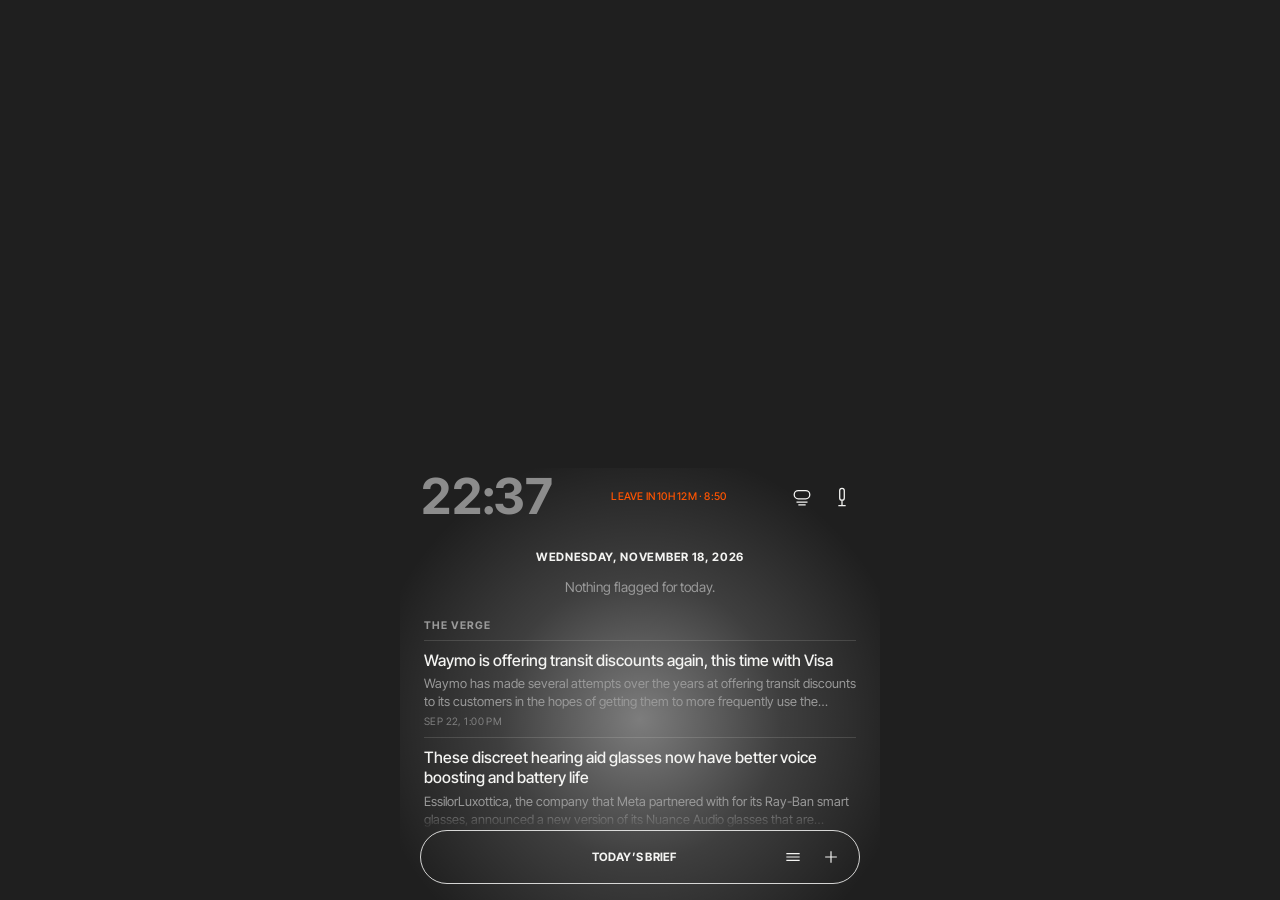
<file: index.html>
<!DOCTYPE html>
<html lang="en">
<head>
<meta charset="UTF-8">
<meta name="viewport" content="width=device-width, initial-scale=1, viewport-fit=cover">
<title>Morning Brief</title>
<meta name="description" content="Daily morning brief and tech news library.">
<meta name="theme-color" content="#1f1f1f">
<link rel="icon" href="data:,">
<link rel="preconnect" href="https://fonts.googleapis.com">
<link rel="preconnect" href="https://fonts.gstatic.com" crossorigin>
<link rel="stylesheet" href="https://fonts.googleapis.com/css2?family=Inter+Tight:wght@400;500;700&display=swap">
<link rel="stylesheet" href="assets/css/style.css">
</head>
<body>
<div class="app">
  <!-- Upper part of the split: intentionally covered. -->
  <div class="cover" aria-hidden="true"></div>

  <section class="panel">
    <header class="status-row">
      <time class="clock" id="clock" aria-live="off">--:--</time>
      <div class="status-area" aria-live="polite">
        <span id="weather-chip"></span>
        <span id="countdown-chip"></span>
      </div>
      <div class="status-icons">
        <button id="radio-toggle" class="icon-btn" type="button" aria-label="Play radioeins livestream" aria-pressed="false">
          <svg viewBox="0 0 24 24" width="22" height="22" fill="none" stroke="currentColor" stroke-width="1.4" aria-hidden="true">
            <rect x="3.5" y="5" width="17" height="9" rx="4.5"/>
            <path d="M6 17.5h12M8 20.5h8"/>
          </svg>
        </button>
        <button id="voice-toggle" class="icon-btn" type="button" aria-label="Voice command" aria-pressed="false">
          <svg viewBox="0 0 24 24" width="22" height="22" fill="none" stroke="currentColor" stroke-width="1.4" aria-hidden="true">
            <rect x="9.5" y="2.5" width="5" height="13" rx="2.5"/>
            <path d="M12 15.5v6M8 21.5h8"/>
          </svg>
        </button>
      </div>
      <audio id="radio-audio" preload="none"></audio>
    </header>

    <div class="glow" aria-hidden="true"></div>

    <main class="feedback" id="main">
      <p class="voice-hint" id="voice-hint" hidden></p>

      <section id="view-today" class="view" data-view-panel="today">
        <div id="today-content" class="day-content">
          <p class="loading">Loading today&rsquo;s brief&hellip;</p>
        </div>
      </section>

      <section id="view-library" class="view" data-view-panel="library" hidden>
        <ul class="library-days" id="library-days" aria-label="Past briefings">
          <li class="loading">Loading library&hellip;</li>
        </ul>
        <div class="library-detail" id="library-detail"></div>
      </section>
    </main>

    <nav class="actions" aria-label="Main actions">
      <span class="actions-label" id="actions-label">Today&rsquo;s brief</span>
      <button class="icon-btn" type="button" data-view="library" aria-label="Library">
        <svg viewBox="0 0 24 24" width="20" height="20" fill="none" stroke="currentColor" stroke-width="1.4" aria-hidden="true">
          <path d="M4 8h16M4 12h16M4 16h16"/>
        </svg>
      </button>
      <button class="icon-btn" type="button" data-view="today" aria-label="Today">
        <svg viewBox="0 0 24 24" width="20" height="20" fill="none" stroke="currentColor" stroke-width="1.4" aria-hidden="true">
          <path d="M12 5v14M5 12h14"/>
        </svg>
      </button>
    </nav>
  </section>
</div>

<template id="day-template">
  <div class="day">
    <p class="brief-date" data-slot="date"></p>
    <div class="brief-block" data-slot="brief"></div>
    <div class="news-columns" data-slot="news"></div>
  </div>
</template>

<template id="news-source-template">
  <div class="news-source">
    <h3 class="news-source-title"></h3>
    <ul class="news-items"></ul>
  </div>
</template>

<template id="news-item-template">
  <li class="news-item">
    <a class="news-item-title" target="_blank" rel="noopener"></a>
    <p class="news-item-summary"></p>
    <span class="news-item-meta"></span>
  </li>
</template>

<script src="assets/js/app.js"></script>
</body>
</html>
</file>
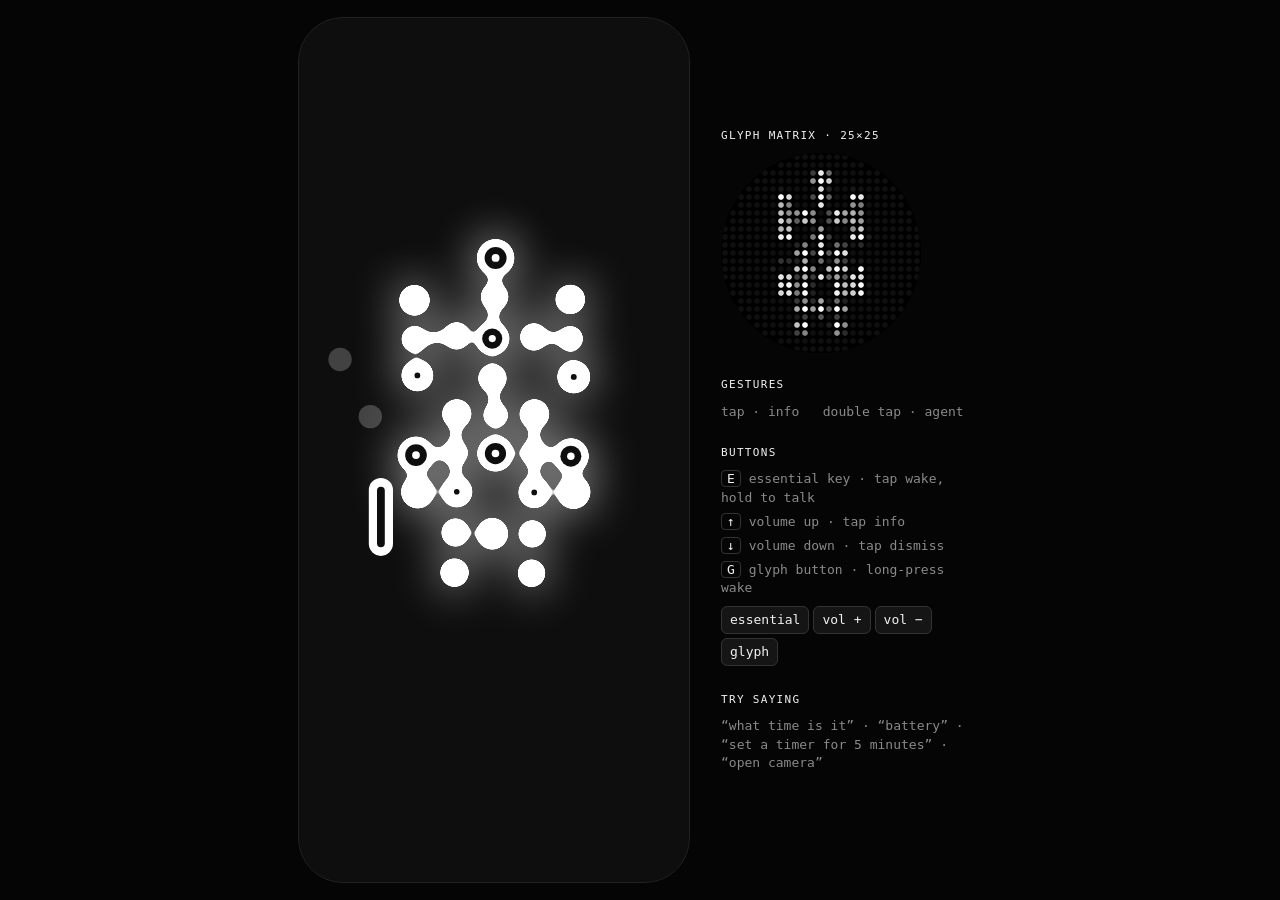
<file: nothing-os/prototype/index.html>
<!doctype html>
<html lang="en">
<head>
<meta charset="utf-8">
<meta name="viewport" content="width=device-width, initial-scale=1, viewport-fit=cover">
<title>Agent OS prototype</title>
<style>
  :root { --bg: #0e0e0e; --fg: #f2f2f2; --dim: #8a8a8a; --red: #d71921; }
  * { box-sizing: border-box; }
  html, body { margin: 0; height: 100%; background: #050505; color: var(--fg);
    font: 13px/1.4 ui-monospace, "SF Mono", Menlo, Consolas, monospace; }
  body { display: flex; gap: 32px; align-items: center; justify-content: center; padding: 16px; flex-wrap: wrap; }

  .phone { position: relative; width: min(390px, 100vw - 32px); aspect-ratio: 1080 / 2392;
    background: var(--bg); border-radius: 44px; overflow: hidden; outline: 1px solid #222;
    user-select: none; -webkit-user-select: none; touch-action: manipulation; cursor: pointer; }
  .orb { position: absolute; inset: 6% 0 14% 0; transition: transform .6s cubic-bezier(.2,.8,.2,1); }
  .orb canvas { position: absolute; inset: 0; width: 100%; height: 100%; }
  .goo { filter: url(#goo); }
  .glow { filter: blur(var(--glow-blur, 18px)); }
  .phone.mode-info .orb { transform: translateY(-34%) scale(.34); }
  .phone.mode-listening .orb, .phone.mode-thinking .orb, .phone.mode-speaking .orb { transform: translateY(-6%) scale(1.04); }

  .caption { position: absolute; left: 24px; right: 24px; bottom: 7%; text-align: center;
    color: var(--dim); letter-spacing: .04em; min-height: 3em; transition: opacity .3s; }
  .caption .heard { color: var(--fg); }
  .rec { display: inline-block; width: 7px; height: 7px; border-radius: 50%; background: var(--red);
    margin-right: 8px; vertical-align: 1px; animation: blink 1s steps(2) infinite; }
  @keyframes blink { 50% { opacity: .2; } }

  .info { position: absolute; left: 28px; right: 28px; top: 34%; opacity: 0; transform: translateY(12px);
    transition: opacity .4s .15s, transform .4s .15s; pointer-events: none; }
  .phone.mode-info .info { opacity: 1; transform: none; }
  .info .time { font-size: 72px; line-height: 1; letter-spacing: -.02em; font-weight: 300; }
  .info .date { color: var(--dim); text-transform: lowercase; margin: 8px 0 28px; letter-spacing: .08em; }
  .info .row { display: flex; justify-content: space-between; padding: 10px 0; border-top: 1px solid #222;
    text-transform: lowercase; letter-spacing: .06em; }
  .info .row span:first-child { color: var(--dim); }

  .toast { position: absolute; top: 18px; left: 0; right: 0; text-align: center; color: var(--dim);
    font-size: 11px; opacity: 0; transition: opacity .3s; }
  .toast.show { opacity: 1; }

  aside { width: 260px; color: var(--dim); }
  aside h2 { font-size: 11px; font-weight: 400; letter-spacing: .12em; text-transform: uppercase; color: var(--fg); margin: 24px 0 10px; }
  aside h2:first-child { margin-top: 0; }
  #matrix { width: 200px; height: 200px; display: block; background: #000; border-radius: 50%; }
  kbd { border: 1px solid #333; border-radius: 4px; padding: 0 5px; color: var(--fg); font: inherit; }
  .keys div { margin: 6px 0; }
  .keys button { font: inherit; color: var(--fg); background: #151515; border: 1px solid #333; border-radius: 6px;
    padding: 4px 8px; cursor: pointer; margin: 2px 4px 2px 0; }
  @media (max-width: 720px) { aside { width: 100%; } }
</style>
</head>
<body>
<svg width="0" height="0" style="position:absolute" aria-hidden="true">
  <filter id="goo" color-interpolation-filters="sRGB">
    <feGaussianBlur id="gooBlur" stdDeviation="5"/>
    <feColorMatrix values="1 0 0 0 0  0 1 0 0 0  0 0 1 0 0  0 0 0 24 -11.95"/>
  </filter>
</svg>

<div class="phone" id="phone">
  <div class="toast" id="toast"></div>
  <div class="orb" id="orb">
    <canvas class="glow" id="glow"></canvas>
    <canvas class="goo" id="core"></canvas>
    <canvas id="details"></canvas>
  </div>
  <div class="info" id="info">
    <div class="time" id="infoTime"></div>
    <div class="date" id="infoDate"></div>
    <div class="row"><span>battery</span><span id="infoBattery">—</span></div>
    <div class="row"><span>next alarm</span><span>07:30</span></div>
    <div class="row"><span>agent</span><span>double tap to talk</span></div>
  </div>
  <div class="caption" id="caption"></div>
</div>

<aside>
  <h2>Glyph Matrix · 25×25</h2>
  <canvas id="matrix" width="400" height="400"></canvas>
  <h2>Gestures</h2>
  <div>tap · info &nbsp; double tap · agent</div>
  <h2>Buttons</h2>
  <div class="keys">
    <div><kbd>E</kbd> essential key · tap wake, hold to talk</div>
    <div><kbd>↑</kbd> volume up · tap info</div>
    <div><kbd>↓</kbd> volume down · tap dismiss</div>
    <div><kbd>G</kbd> glyph button · long-press wake</div>
    <div>
      <button data-key="e">essential</button><button data-key="ArrowUp">vol +</button><button data-key="ArrowDown">vol −</button><button data-key="g">glyph</button>
    </div>
  </div>
  <h2>Try saying</h2>
  <div>“what time is it” · “battery” · “set a timer for 5 minutes” · “open camera”</div>
</aside>

<script src="agent.js"></script>
<script>
'use strict';
const model = new AgentModel();
const phone = document.getElementById('phone');
const orbEl = document.getElementById('orb');
const layers = Object.fromEntries(['glow', 'core', 'details']
  .map(id => [id, document.getElementById(id)]));
const BG = '#0e0e0e';

const state = { mode: 'idle', level: 0, targetLevel: 0, heard: '', reply: '' };
let infoTimer = 0;

// ---------- rendering ----------
let unit = 1, dpr = 1;
function resize() {
  dpr = Math.min(2, window.devicePixelRatio || 1);
  const w = orbEl.clientWidth, h = orbEl.clientHeight;
  for (const c of Object.values(layers)) { c.width = w * dpr; c.height = h * dpr; }
  unit = Math.min(w / 10, h / 14) * dpr;
  // CSS filters work in CSS px, so convert the blur back.
  document.getElementById('gooBlur').setAttribute('stdDeviation', (unit * 0.12 / dpr).toFixed(2));
  orbEl.style.setProperty('--glow-blur', (unit * 0.55 / dpr).toFixed(1) + 'px');
}
window.addEventListener('resize', resize);

function px(c, x, y) { return [c.width / 2 + x * unit, c.height / 2 + y * unit]; }
function circle(ctx, x, y, r) { ctx.beginPath(); ctx.arc(x, y, Math.max(0, r), 0, TAU); ctx.fill(); }
function pillPath(ctx, cx, cy, w, h) { ctx.beginPath(); ctx.roundRect(cx - w / 2, cy - h / 2, w, h, Math.min(w, h) / 2); }

function drawCore(c, t, s, grow = 1) {
  const ctx = c.getContext('2d');
  ctx.clearRect(0, 0, c.width, c.height);
  ctx.fillStyle = ctx.strokeStyle = '#fff';
  ctx.lineCap = 'round';
  for (const l of model.links) {
    const sc = (model.cellScale(l.a, t, s) + model.cellScale(l.b, t, s)) / 2;
    ctx.lineWidth = l.width * sc * grow * unit;
    ctx.beginPath();
    ctx.moveTo(...px(c, model.cellX(l.a, t, s), model.cellY(l.a, t, s)));
    ctx.lineTo(...px(c, model.cellX(l.b, t, s), model.cellY(l.b, t, s)));
    ctx.stroke();
  }
  for (let i = 0; i < model.cells.length; i++) {
    const [x, y] = px(c, model.cellX(i, t, s), model.cellY(i, t, s));
    circle(ctx, x, y, model.cells[i].r * model.cellScale(i, t, s) * grow * unit);
  }
}

function drawDetails(c, t, s) {
  const ctx = c.getContext('2d');
  ctx.clearRect(0, 0, c.width, c.height);
  for (let i = 0; i < model.cells.length; i++) {
    const cell = model.cells[i];
    const r = cell.r * model.cellScale(i, t, s) * unit;
    const [x, y] = px(c, model.cellX(i, t, s), model.cellY(i, t, s));
    if (cell.kind === 'ring') {
      ctx.fillStyle = BG; circle(ctx, x, y, r * 0.56);
      ctx.fillStyle = '#fff'; circle(ctx, x, y, r * 0.2);
    } else if (cell.pip) { ctx.fillStyle = BG; circle(ctx, x, y, r * 0.17); }
  }
  ctx.fillStyle = 'rgba(255,255,255,.22)';
  for (const b of model.bubbles) {
    if (!b.grey) continue;
    const [x, y] = px(c, model.bubbleX(b, t, s), model.bubbleY(b, t, s));
    circle(ctx, x, y, 0.3 * unit);
  }
  const sp = model.spread(s);
  for (const p of model.pills) {
    if (!p.bright) continue;
    const [x, y] = px(c, p.x * sp, p.y * sp);
    const w = 0.62 * unit, len = p.length * unit, sw = 0.2 * unit, sl = (p.length - 0.45) * unit;
    ctx.fillStyle = '#fff'; pillPath(ctx, x, y, p.vertical ? w : len, p.vertical ? len : w); ctx.fill();
    ctx.fillStyle = BG; pillPath(ctx, x, y, p.vertical ? sw : sl, p.vertical ? sl : sw); ctx.fill();
  }
}

const matrixCanvas = document.getElementById('matrix');
function drawMatrix(t, s) {
  const ctx = matrixCanvas.getContext('2d');
  const n = MATRIX, cell = matrixCanvas.width / n;
  const frame = renderMatrixFrame(model, t, s, performance.now());
  ctx.fillStyle = '#000'; ctx.fillRect(0, 0, matrixCanvas.width, matrixCanvas.height);
  for (let i = 0; i < frame.length; i++) {
    const row = Math.floor(i / n), col = i % n, half = (n - 1) / 2;
    if ((col - half) ** 2 + (row - half) ** 2 > (half + 0.5) ** 2) continue;
    const v = frame[i] / 255;
    ctx.fillStyle = `rgba(255,255,255,${0.06 + 0.94 * v})`;
    ctx.beginPath(); ctx.arc((col + .5) * cell, (row + .5) * cell, cell * 0.36, 0, TAU); ctx.fill();
  }
}

const t0 = performance.now();
let lastMatrix = 0;
function frame(now) {
  const t = (now - t0) / 1000;
  state.level += (state.targetLevel - state.level) * 0.2;
  const s = { mode: state.mode, level: state.level };
  layers.glow.style.opacity = model.glow(s);
  drawCore(layers.glow, t, s, 1.25);
  drawCore(layers.core, t, s);
  drawDetails(layers.details, t, s);
  if (now - lastMatrix > 66) { drawMatrix(t, s); lastMatrix = now; } // ~15 fps, like the device
  requestAnimationFrame(frame);
}

// ---------- state ----------
const caption = document.getElementById('caption');
function setMode(mode) {
  state.mode = mode;
  phone.className = 'phone mode-' + mode;
  clearTimeout(infoTimer);
  matrixFeed.clock = mode === 'info' ? new Date().toTimeString().slice(0, 5) : null;
  if (mode === 'info') { updateInfo(); infoTimer = setTimeout(() => setMode('idle'), 10000); }
  if (mode !== 'listening') state.targetLevel = 0;
  renderCaption();
}
function renderCaption() {
  const esc = s => s.replace(/[&<>]/g, ch => ({ '&': '&amp;', '<': '&lt;', '>': '&gt;' })[ch]);
  caption.innerHTML = {
    idle: '',
    info: '',
    listening: `<span class="rec"></span>${state.heard ? `<span class="heard">${esc(state.heard)}</span>` : 'listening'}`,
    thinking: `<span class="heard">${esc(state.heard)}</span>`,
    speaking: esc(state.reply),
  }[state.mode];
}

function updateInfo() {
  const d = new Date();
  document.getElementById('infoTime').textContent = d.toTimeString().slice(0, 5);
  document.getElementById('infoDate').textContent =
    d.toLocaleDateString('en-GB', { weekday: 'short', day: '2-digit', month: 'short' });
  if (navigator.getBattery) navigator.getBattery().then(b => {
    document.getElementById('infoBattery').textContent = Math.round(b.level * 100) + '%' + (b.charging ? ' · charging' : '');
  });
}
setInterval(() => state.mode === 'info' && updateInfo(), 1000);

const toastEl = document.getElementById('toast');
let toastTimer = 0;
function toast(msg) {
  toastEl.textContent = msg; toastEl.classList.add('show');
  clearTimeout(toastTimer); toastTimer = setTimeout(() => toastEl.classList.remove('show'), 1600);
}

// ---------- voice ----------
const SR = window.SpeechRecognition || window.webkitSpeechRecognition;
let recognizer = null, simTimer = 0, levelTimer = 0;

function wake() {
  if (state.mode === 'listening') return;
  state.heard = ''; state.reply = '';
  matrixFeed.message = null;
  setMode('listening');
  startMicLevel();
  if (SR) {
    recognizer = new SR();
    recognizer.interimResults = true; recognizer.lang = 'en-GB';
    recognizer.onresult = e => {
      state.heard = [...e.results].map(r => r[0].transcript).join('');
      renderCaption();
      if (e.results[e.results.length - 1].isFinal) finish();
    };
    recognizer.onaudiostart = () => clearTimeout(simTimer);
    recognizer.onerror = () => { if (!state.heard) simulate(); };
    recognizer.onend = () => { if (state.mode === 'listening') state.heard ? finish() : simulate(); };
    try { recognizer.start(); } catch { simulate(); }
    // Some browsers accept start() and then never hear anything (no mic, headless): fall back.
    simTimer = setTimeout(() => { if (!state.heard) { stopListening(); simulate(); } }, 2500);
  } else simulate();
}

// No mic / no speech API (e.g. desktop Firefox): fake a short utterance so the flow is visible.
function simulate() {
  clearTimeout(simTimer);
  const phrase = 'what time is it';
  let i = 0;
  const tick = () => {
    if (state.mode !== 'listening') return;
    state.targetLevel = 0.4 + 0.5 * Math.random();
    state.heard = phrase.slice(0, i += 2); renderCaption();
    simTimer = setTimeout(i >= phrase.length ? finish : tick, i >= phrase.length ? 500 : 90);
  };
  simTimer = setTimeout(tick, 700);
}

function startMicLevel() {
  clearInterval(levelTimer);
  levelTimer = setInterval(() => {
    if (state.mode !== 'listening') return clearInterval(levelTimer);
    state.targetLevel = Math.max(0, state.targetLevel * 0.85 + (Math.random() < 0.3 ? Math.random() * 0.5 : 0));
  }, 80);
}

function stopListening() {
  if (!recognizer) return;
  const r = recognizer; recognizer = null;
  r.onresult = r.onerror = r.onend = r.onaudiostart = null;
  try { r.abort(); } catch {}
}

function finish() {
  if (state.mode !== 'listening') return;
  clearTimeout(simTimer); stopListening();
  if (!state.heard.trim()) return setMode('idle');
  setMode('thinking');
  setTimeout(() => {
    state.reply = route(state.heard);
    setMode('speaking');
    matrixSay(state.reply);
    if ('speechSynthesis' in window) {
      const u = new SpeechSynthesisUtterance(state.reply);
      u.onend = () => setTimeout(() => state.mode === 'speaking' && setMode('idle'), 800);
      speechSynthesis.speak(u);
    }
    setTimeout(() => state.mode === 'speaking' && setMode('idle'), 3500 + state.reply.length * 40);
  }, 700);
}

// Port of voice/CommandRouter.kt (replies only — the prototype can't drive a phone).
function route(text) {
  const q = text.toLowerCase().trim();
  let m;
  if (/\b(time)\b/.test(q)) return `It's ${new Date().toTimeString().slice(0, 5)}.`;
  if (/\b(date|day is it|today)\b/.test(q)) return `It's ${new Date().toLocaleDateString('en-GB', { weekday: 'long', day: 'numeric', month: 'long' })}.`;
  if (/\bbattery\b/.test(q)) return 'Battery is at 82 percent.';
  if ((m = q.match(/timer for (\d+) (second|minute|hour)/))) return `Timer set for ${m[1]} ${m[2]}${m[1] === '1' ? '' : 's'}.`;
  if (/(torch|flashlight)/.test(q)) return /off/.test(q) ? 'Torch off.' : 'Torch on.';
  if ((m = q.match(/^(open|launch|start) (.+)/))) return `Opening ${m[2]}.`;
  if (/\b(info|status|overview)\b/.test(q)) { setTimeout(() => setMode('info'), 900); return 'Here you go.'; }
  if (/\b(never ?mind|cancel|stop)\b/.test(q)) return 'Okay.';
  return `Searching for “${text}”.`;
}

function dismiss() {
  matrixFeed.message = null;
  clearTimeout(simTimer); stopListening();
  if ('speechSynthesis' in window) speechSynthesis.cancel();
  setMode('idle');
}

// ---------- input ----------
// Tap vs double tap: wait one double-tap window before treating it as a single tap.
let tapTimer = 0;
phone.addEventListener('click', () => {
  if (tapTimer) { clearTimeout(tapTimer); tapTimer = 0; wake(); return; }
  tapTimer = setTimeout(() => {
    tapTimer = 0;
    if (state.mode === 'listening') finish();
    else if (state.mode === 'idle') setMode('info');
    else dismiss();
  }, 260);
});

// Buttons: tap vs hold, the same rule as input/Buttons.kt.
const HOLD_MS = 400;
const held = {};
function keyDown(k) {
  if (held[k]) return;
  held[k] = { at: Date.now(), long: false };
  held[k].timer = setTimeout(() => {
    held[k].long = true;
    if (k === 'e') { toast('essential · hold to talk'); wake(); }
    if (k === 'g') { toast('glyph button · long press'); wake(); }
    if (k === 'ArrowUp' || k === 'ArrowDown') toast(k === 'ArrowUp' ? 'volume +' : 'volume −');
  }, HOLD_MS);
}
function keyUp(k) {
  const h = held[k]; if (!h) return;
  clearTimeout(h.timer); delete held[k];
  if (h.long) { if (k === 'e' && state.mode === 'listening') finish(); return; }
  if (k === 'e') { toast('essential'); state.mode === 'listening' ? finish() : wake(); }
  if (k === 'ArrowUp') { toast('volume up'); setMode(state.mode === 'info' ? 'idle' : 'info'); }
  if (k === 'ArrowDown') { toast('volume down'); dismiss(); }
  if (k === 'g') toast('glyph button · next toy');
}
const KEYS = ['e', 'g', 'ArrowUp', 'ArrowDown'];
const norm = k => k.length === 1 ? k.toLowerCase() : k;
addEventListener('keydown', e => { if (KEYS.includes(norm(e.key))) { e.preventDefault(); keyDown(norm(e.key)); } });
addEventListener('keyup', e => { if (KEYS.includes(norm(e.key))) keyUp(norm(e.key)); });
for (const b of document.querySelectorAll('[data-key]')) {
  b.addEventListener('pointerdown', e => { e.preventDefault(); keyDown(b.dataset.key); });
  b.addEventListener('pointerup', () => keyUp(b.dataset.key));
  b.addEventListener('pointerleave', () => keyUp(b.dataset.key));
}

resize();
setMode(new URLSearchParams(location.search).get('mode') || 'idle');
requestAnimationFrame(frame);
</script>
</body>
</html>
</file>
<file: assets/css/style.css>
:root {
  --bg: #1f1f1f;
  --cover: #1f1f1f;
  --text: #f4f4f2;
  --text-muted: #9a9a9a;
  --clock: #8c8c8c;
  --line: rgba(244, 244, 242, 0.14);
  --pill-line: rgba(244, 244, 242, 0.85);
  --accent: #ff5400;
  --glow: rgba(255, 255, 255, 0.42);
  --gutter: 20px;
  color-scheme: dark;
}

* { box-sizing: border-box; }

html, body {
  margin: 0;
  padding: 0;
  height: 100%;
  background: var(--bg);
  color: var(--text);
}

body {
  font-family: "Inter Tight", "Helvetica Neue", Helvetica, Arial, sans-serif;
  -webkit-font-smoothing: antialiased;
  overflow: hidden;
}

button { font-family: inherit; }

/* Split layout: covered upper part + app panel below */
.app {
  max-width: 480px;
  height: 100vh;
  height: 100dvh;
  margin: 0 auto;
  display: grid;
  grid-template-rows: 52fr 48fr;
  background: var(--bg);
}

.cover {
  background: var(--cover);
  padding-top: env(safe-area-inset-top);
}

.panel {
  position: relative;
  min-height: 0;
  overflow: hidden;
  display: flex;
  flex-direction: column;
  padding: 0 var(--gutter) calc(16px + env(safe-area-inset-bottom)) var(--gutter);
}

/* Status row */
.status-row {
  display: flex;
  align-items: center;
  gap: 18px;
  padding: 4px 0 10px 0;
  position: relative;
  z-index: 2;
}

.clock {
  font-size: 3.1rem;
  font-weight: 700;
  letter-spacing: -0.03em;
  line-height: 1;
  color: var(--clock);
  font-variant-numeric: tabular-nums;
}

.status-area {
  flex: 1;
  min-width: 0;
  display: flex;
  flex-direction: column;
  align-items: center;
  text-align: center;
  font-size: 0.66rem;
  font-weight: 500;
  letter-spacing: 0.02em;
  line-height: 1.25;
  text-transform: uppercase;
  color: var(--text-muted);
}

.status-area span:empty { display: none; }
#countdown-chip { color: var(--accent); }

.status-icons {
  display: flex;
  gap: 4px;
}

.icon-btn {
  display: inline-grid;
  place-items: center;
  width: 36px;
  height: 36px;
  padding: 0;
  border: none;
  border-radius: 50%;
  background: transparent;
  color: var(--text);
  cursor: pointer;
  transition: color 0.15s ease, background 0.15s ease;
}

.icon-btn:hover { background: rgba(244, 244, 242, 0.08); }
.icon-btn[aria-pressed="true"] { color: var(--accent); }
.icon-btn:disabled { opacity: 0.35; cursor: default; }
.icon-btn:disabled:hover { background: transparent; }

/* Assistant feedback / main content area */
.feedback {
  position: relative;
  flex: 1;
  min-height: 0;
  overflow-y: auto;
  overscroll-behavior: contain;
  scrollbar-width: none;
  padding: 18px 4px 24px 4px;
  z-index: 1;
  -webkit-mask-image: linear-gradient(to bottom, transparent 0, #000 18px, #000 calc(100% - 24px), transparent 100%);
  mask-image: linear-gradient(to bottom, transparent 0, #000 18px, #000 calc(100% - 24px), transparent 100%);
}

.feedback::-webkit-scrollbar { display: none; }

.glow {
  position: absolute;
  left: 50%;
  top: 58%;
  width: 130%;
  aspect-ratio: 1;
  transform: translate(-50%, -50%);
  background: radial-gradient(circle at center, var(--glow) 0%, rgba(255, 255, 255, 0.14) 32%, transparent 62%);
  pointer-events: none;
  z-index: 0;
}

.view[hidden] { display: none; }

.loading, .empty-state, .error-state, .voice-hint {
  color: var(--text-muted);
  font-size: 0.85rem;
  text-align: center;
  margin: 0;
  padding: 18px 4px;
}

.voice-hint { padding-top: 0; color: var(--text); }
.voice-hint[hidden] { display: none; }
.error-state { color: var(--accent); }

/* Day view */
.brief-date {
  margin: 0 0 14px 0;
  font-size: 0.72rem;
  font-weight: 700;
  letter-spacing: 0.06em;
  text-transform: uppercase;
  text-align: center;
  color: var(--text);
}

.brief-block {
  margin-bottom: 22px;
  text-align: center;
}

.brief-empty {
  color: var(--text-muted);
  font-size: 0.85rem;
  line-height: 1.4;
  margin: 0;
}

.brief-section-title {
  font-size: 0.66rem;
  font-weight: 700;
  text-transform: uppercase;
  letter-spacing: 0.08em;
  margin: 14px 0 6px 0;
  color: var(--accent);
}

.brief-section-title:first-of-type { margin-top: 0; }

.brief-list {
  list-style: none;
  margin: 0;
  padding: 0;
  font-size: 0.92rem;
  line-height: 1.4;
}

.brief-list li { margin-bottom: 4px; }

.news-columns {
  display: flex;
  flex-direction: column;
  gap: 22px;
}

.news-source-title {
  font-size: 0.66rem;
  font-weight: 700;
  text-transform: uppercase;
  letter-spacing: 0.1em;
  margin: 0 0 8px 0;
  color: var(--text-muted);
}

.news-items {
  list-style: none;
  margin: 0;
  padding: 0;
}

.news-item {
  padding: 10px 0;
  border-top: 1px solid var(--line);
}

.news-item-title {
  display: block;
  color: var(--text);
  font-size: 0.98rem;
  font-weight: 500;
  line-height: 1.3;
  text-decoration: none;
}

.news-item-title:hover { color: var(--accent); }

.news-item-summary {
  margin: 4px 0 0 0;
  font-size: 0.8rem;
  line-height: 1.4;
  color: var(--text-muted);
  display: -webkit-box;
  -webkit-line-clamp: 2;
  -webkit-box-orient: vertical;
  overflow: hidden;
}

.news-item-meta {
  display: block;
  margin-top: 4px;
  font-size: 0.64rem;
  letter-spacing: 0.04em;
  text-transform: uppercase;
  color: var(--text-muted);
  opacity: 0.75;
}

.news-source-empty {
  font-size: 0.8rem;
  color: var(--text-muted);
  padding: 8px 0;
}

/* Library */
.library-days {
  list-style: none;
  margin: 0;
  padding: 0;
  text-align: center;
}

.library-day {
  display: block;
  width: 100%;
  border: none;
  background: transparent;
  color: var(--text-muted);
  font-size: 0.98rem;
  padding: 9px 4px;
  cursor: pointer;
}

.library-day:hover,
.library-day.active { color: var(--text); }

.library-days[hidden], .library-detail:empty { display: none; }

/* Main actions pill */
.actions {
  position: relative;
  z-index: 2;
  display: flex;
  align-items: center;
  gap: 2px;
  min-height: 54px;
  padding: 0 10px 0 22px;
  border: 1px solid var(--pill-line);
  border-radius: 999px;
}

.actions-label {
  flex: 1;
  text-align: center;
  padding-left: 52px;
  font-size: 0.72rem;
  font-weight: 700;
  letter-spacing: 0.02em;
  text-transform: uppercase;
}

.actions .icon-btn.active { color: var(--accent); }

@media (max-height: 640px) {
  .app { grid-template-rows: 36fr 64fr; }
  .clock { font-size: 2.5rem; }
}
</file>
